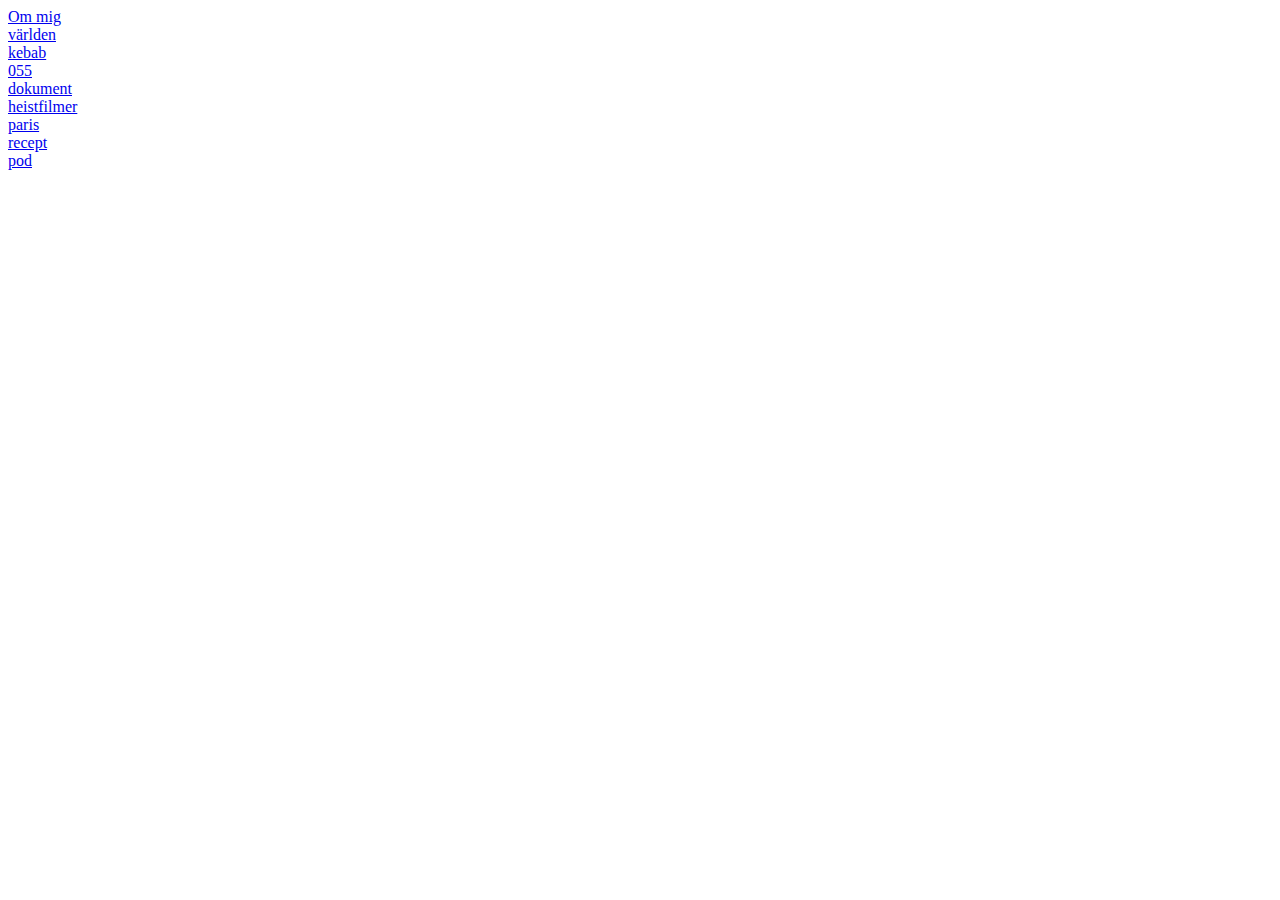
<file: index.html>
<!DOCTYPE html>
<html lang="sv">
<head>
    <meta charset="UTF-8">
    <meta name="viewport" content="width=device-width, initial-scale=1.0">
    <title>introsida</title>
    <style>
        a{
            display: block;
        }
    </style>
</head>
<body>
   <a href="01/index.html">Om mig</a>
   <a href="02/index.html">världen</a>
   <a href="03/inex.html">kebab</a>
   <a href="05/index.html">055</a>
   <a href="flex-boxuppgift/index.html">dokument</a>
<a href="heistmovies/index.html">heistfilmer</a>
   <a href="Paris_Grids/index.html">paris</a>
   <a href="recept/index.html">recept</a>
   <a href="Podcasts_Grid/hiss.html">pod</a>
</body>
</html>
</file>
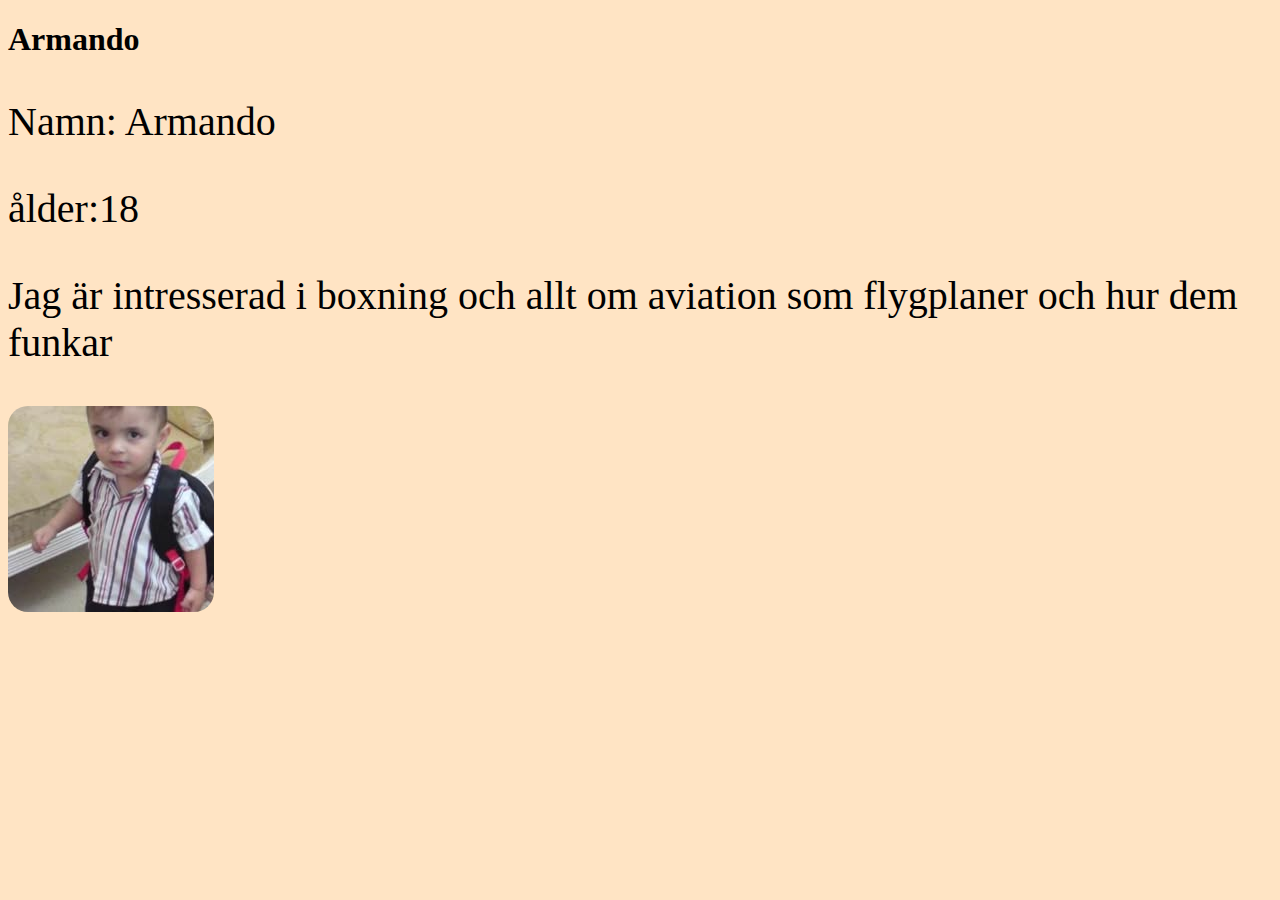
<file: 01/index.html>
<!DOCTYPE html>
<html lang="sv">
<head>
    <link rel="stylesheet" href="style.css">
    <meta charset="UTF-8">
    <meta name="viewport" content="width=device-width, initial-scale=1.0">
    <title>om mig </title>
</head>
<body>
    <h1>Armando</h1>
    <p>Namn: Armando</p>
    <p>ålder:18</p>
    <p>Jag är intresserad i boxning och allt om aviation som flygplaner och hur dem funkar</p>
<img src="mig.jpg" alt="">

</body>
</html>
</file>
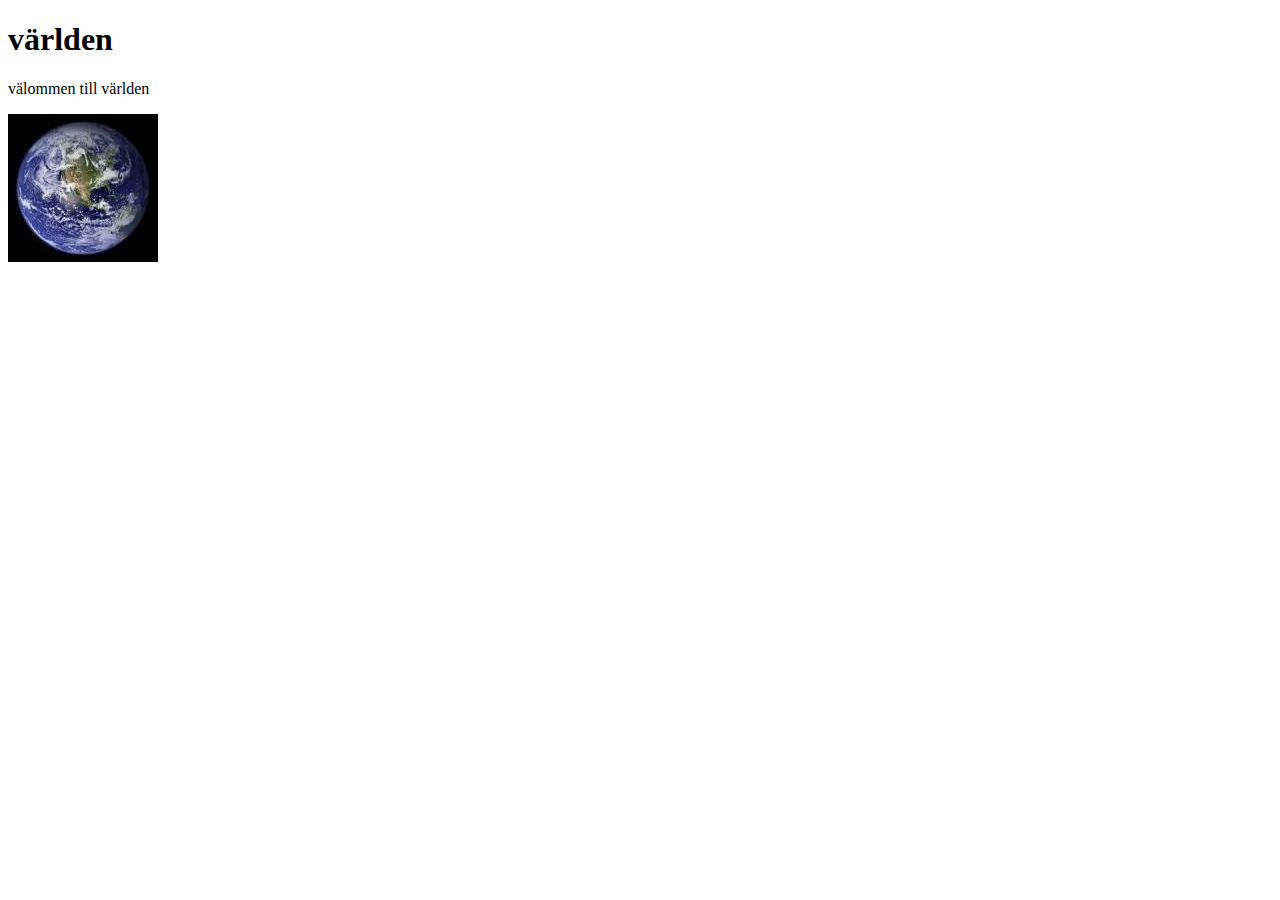
<file: 02/index.html>
<!DOCTYPE html>
<html lang="en">
<head>
    <meta charset="UTF-8">
    <meta name="viewport" content="width=device-width, initial-scale=1.0">
    <title>Document</title>
</head>
<body>
    <h1>världen</h1>
<p>välommen till världen</p>
<link rel="stylesheet" href="asien/asien.html">
<img src="../02/bilder/bild.jpg" alt="">

</body>
</html>
</file>
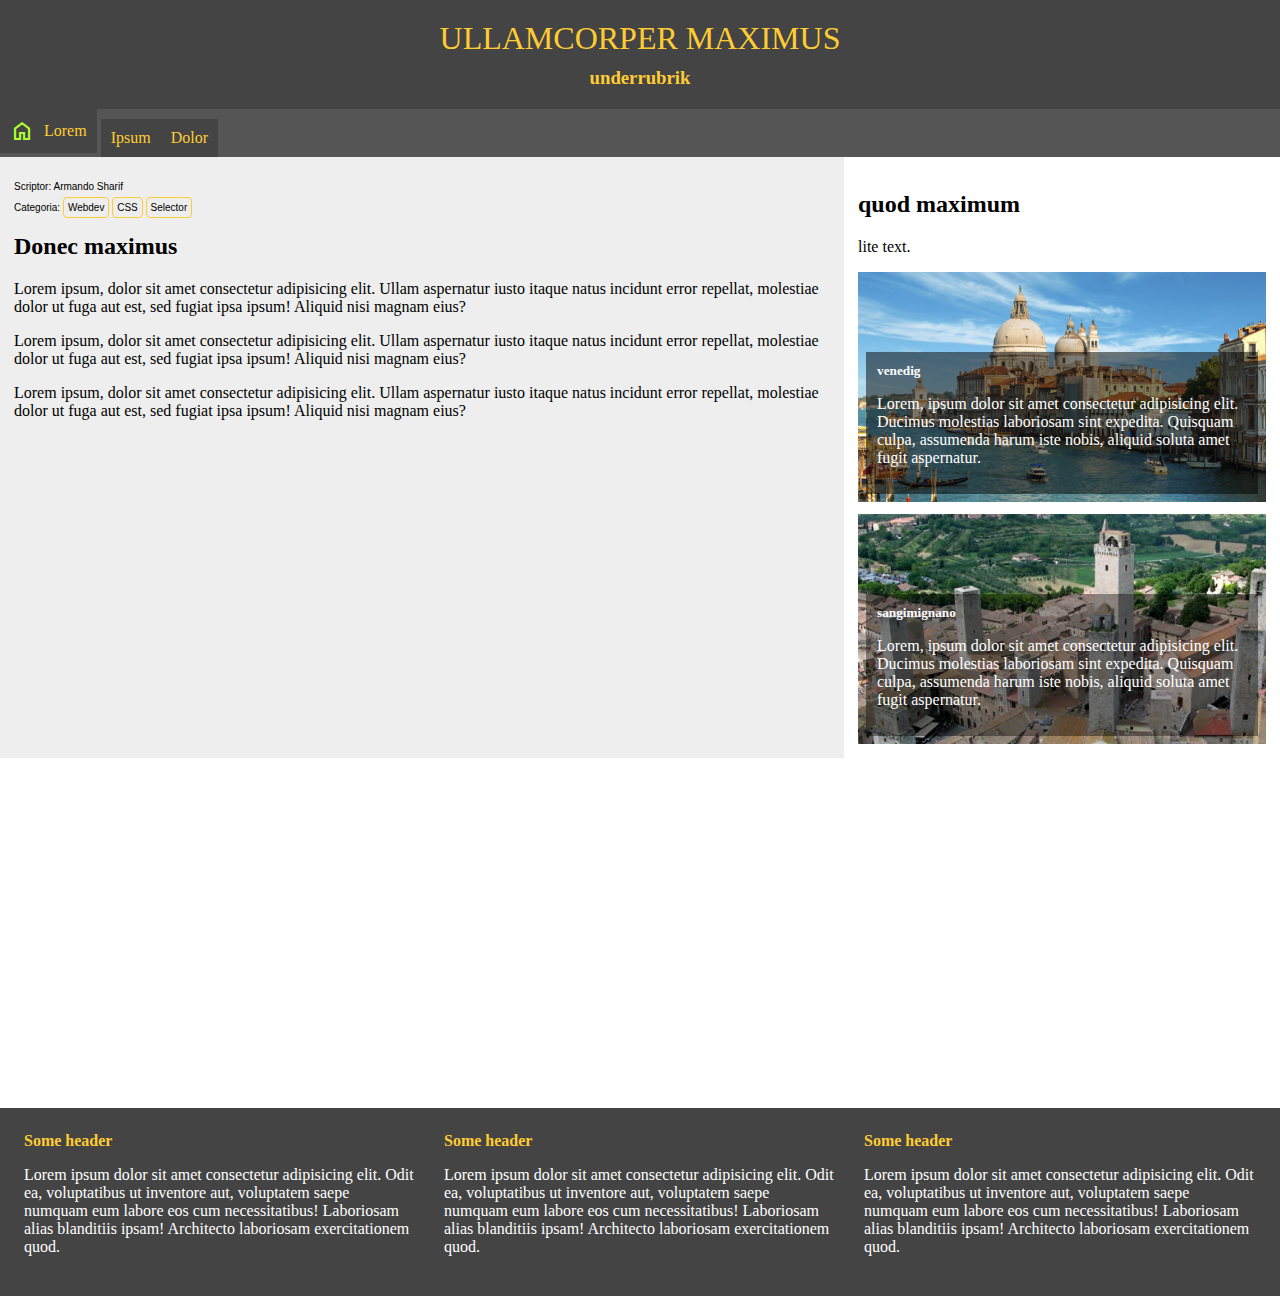
<file: 05/index.html>
<!DOCTYPE html>
<html lang="en">
  <head>
    <meta charset="UTF-8">
    <meta name="viewport" content="width=device-width, initial-scale=1.0">
    <title>Maximus</title>
    <link rel="stylesheet" href="https://fonts.googleapis.com/css2?family=Material+Symbols+Outlined" />
    <link rel="stylesheet" href="style.css">
</head>
<body>
<header>
<h1>Ullamcorper Maximus</h1> 
<h3>underrubrik</h3>

</header>

<nav>
<a href="#"><span class="material-symbols-outlined">
home
</span>Lorem</a><span class="material-symbols-outlined"></span>

<a href="#">Ipsum</a><a href="#">Dolor</a>

</nav>
<main>
<article>
  <p class="ninja">Scriptor: Armando Sharif</p>
  <p class="ninja">Categoria: <span>Webdev</span> <span>CSS</span> <span> Selector </span></p>  
<h2>Donec maximus</h2>
<p>Lorem ipsum, dolor sit amet consectetur adipisicing elit. Ullam aspernatur iusto itaque natus incidunt error repellat, molestiae dolor ut fuga aut est, sed fugiat ipsa ipsum! Aliquid nisi magnam eius?</p>
<p>Lorem ipsum, dolor sit amet consectetur adipisicing elit. Ullam aspernatur iusto itaque natus incidunt error repellat, molestiae dolor ut fuga aut est, sed fugiat ipsa ipsum! Aliquid nisi magnam eius?</p>
<p>Lorem ipsum, dolor sit amet consectetur adipisicing elit. Ullam aspernatur iusto itaque natus incidunt error repellat, molestiae dolor ut fuga aut est, sed fugiat ipsa ipsum! Aliquid nisi magnam eius?</p>


</article>
<aside>

    <h2>quod maximum</h2>
    <p>lite text.</p>
<div id="venedig">
  <section>
    <h5>venedig</h5>
    <p>Lorem, ipsum dolor sit amet consectetur adipisicing elit. Ducimus molestias laboriosam sint expedita. Quisquam culpa, assumenda harum iste nobis, aliquid soluta amet fugit aspernatur.</p>
  </section>
</div>
<div id="sangimignano">
  <section>
    <h5>sangimignano</h5>
    <p>Lorem, ipsum dolor sit amet consectetur adipisicing elit. Ducimus molestias laboriosam sint expedita. Quisquam culpa, assumenda harum iste nobis, aliquid soluta amet fugit aspernatur.</p>
  </section>
</div>
</aside>
</main>
<footer>
  <section>
    <h4>Some header</h4>
    <p>Lorem ipsum dolor sit amet consectetur adipisicing elit. Odit ea, voluptatibus ut inventore aut, voluptatem saepe numquam eum labore eos cum necessitatibus! Laboriosam alias blanditiis ipsam! Architecto laboriosam exercitationem quod.</p>
  </section>
  <section>
    <h4>Some header</h4>
    <p>Lorem ipsum dolor sit amet consectetur adipisicing elit. Odit ea, voluptatibus ut inventore aut, voluptatem saepe numquam eum labore eos cum necessitatibus! Laboriosam alias blanditiis ipsam! Architecto laboriosam exercitationem quod.</p>
  </section>
  <section>
    <h4>Some header</h4>
    <p>Lorem ipsum dolor sit amet consectetur adipisicing elit. Odit ea, voluptatibus ut inventore aut, voluptatem saepe numquam eum labore eos cum necessitatibus! Laboriosam alias blanditiis ipsam! Architecto laboriosam exercitationem quod.</p>
  </section>
  

</footer>
</body>
</html>
</file>
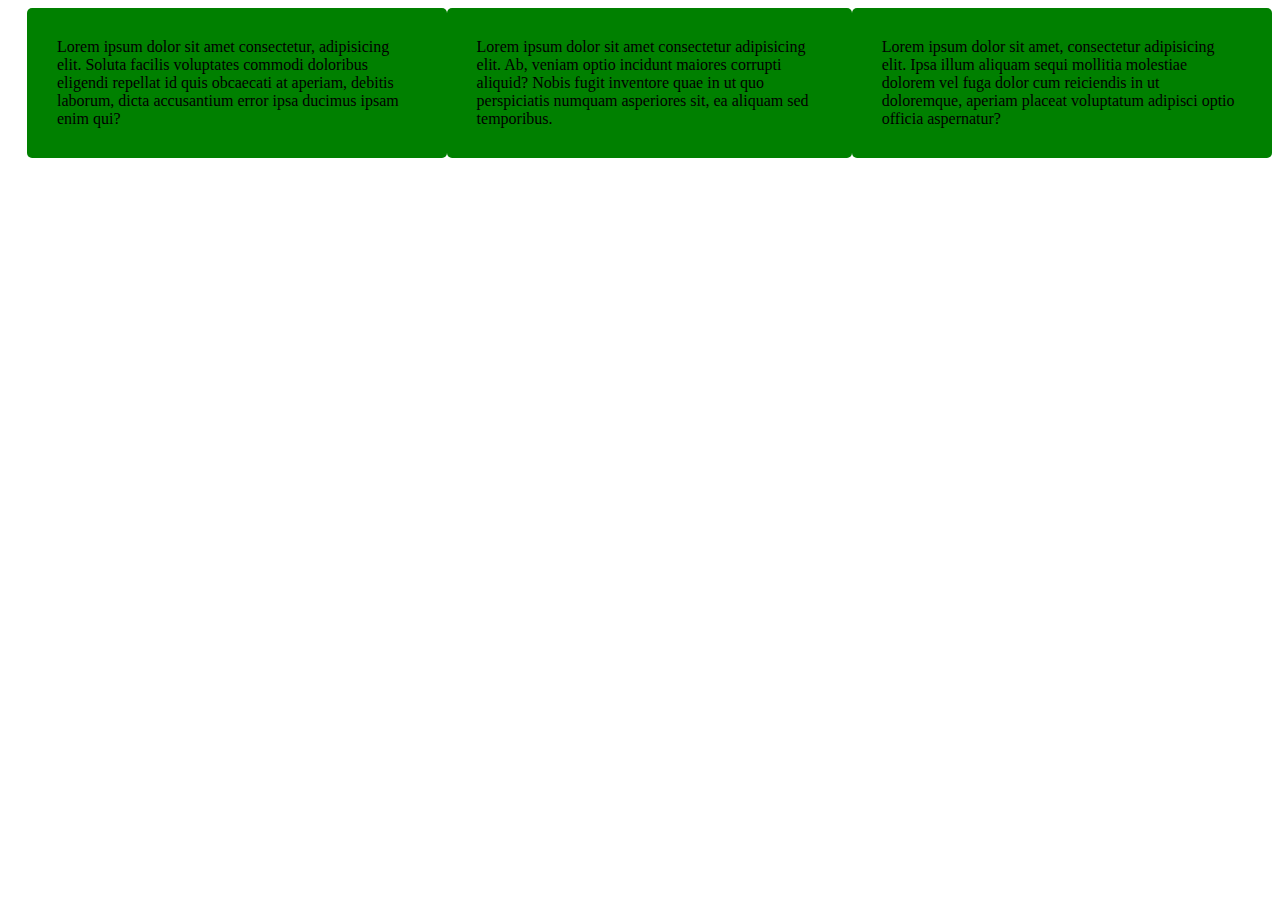
<file: flex-boxuppgift/index.html>
<!DOCTYPE html>
<link rel="stylesheet" href="style.css">
<html lang="en">
<head>
    <meta charset="UTF-8">
    <meta name="viewport" content="width=device-width, initial-scale=1.0">
    <title>Document</title>
</head>
<body>
    
    <article> 
         <section >Lorem ipsum dolor sit amet consectetur, adipisicing elit. Soluta facilis voluptates commodi doloribus eligendi repellat id quis obcaecati at aperiam, debitis laborum, dicta accusantium error ipsa ducimus ipsam enim qui?</section><section >Lorem ipsum dolor sit amet consectetur adipisicing elit. Ab, veniam optio incidunt maiores corrupti aliquid? Nobis fugit inventore quae in ut quo perspiciatis numquam asperiores sit, ea aliquam sed temporibus.</section>
    
    <section> Lorem ipsum dolor sit amet, consectetur adipisicing elit. Ipsa illum aliquam sequi mollitia molestiae dolorem vel fuga dolor cum reiciendis in ut doloremque, aperiam placeat voluptatum adipisci optio officia aspernatur?</section>
    </article>
</body>
</html>
</file>
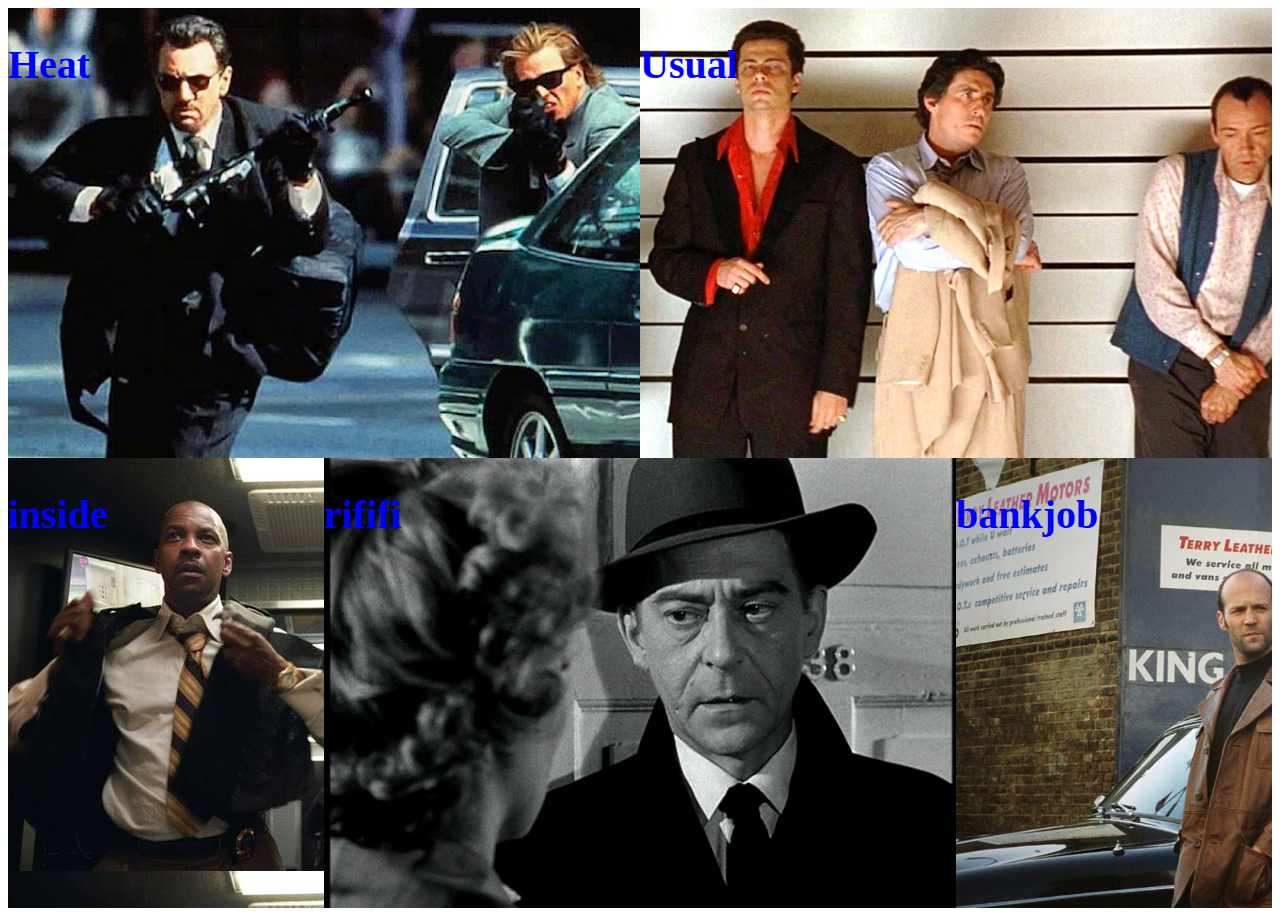
<file: heistmovies/index.html>
<!DOCTYPE html>
<html lang="en">
<head>
    <meta charset="UTF-8">
    <meta name="viewport" content="width=device-width, initial-scale=1.0">
    <title>Document</title>
    <link rel="stylesheet" href="txt.css">
</head>
<body>
    <section id="heat">
        <h2>Heat</h2>
    </section>
    <section id="usual">
        <h2>Usual</h2>
    </section>
    <section id="inside">
        <h2>inside</h2>
    </section>
    <section id="rififi">
        <h2>rififi</h2>
    </section>
    <section id="bankjob">
        <h2>bankjob</h2>
    </section>
</body>
</html>
</file>
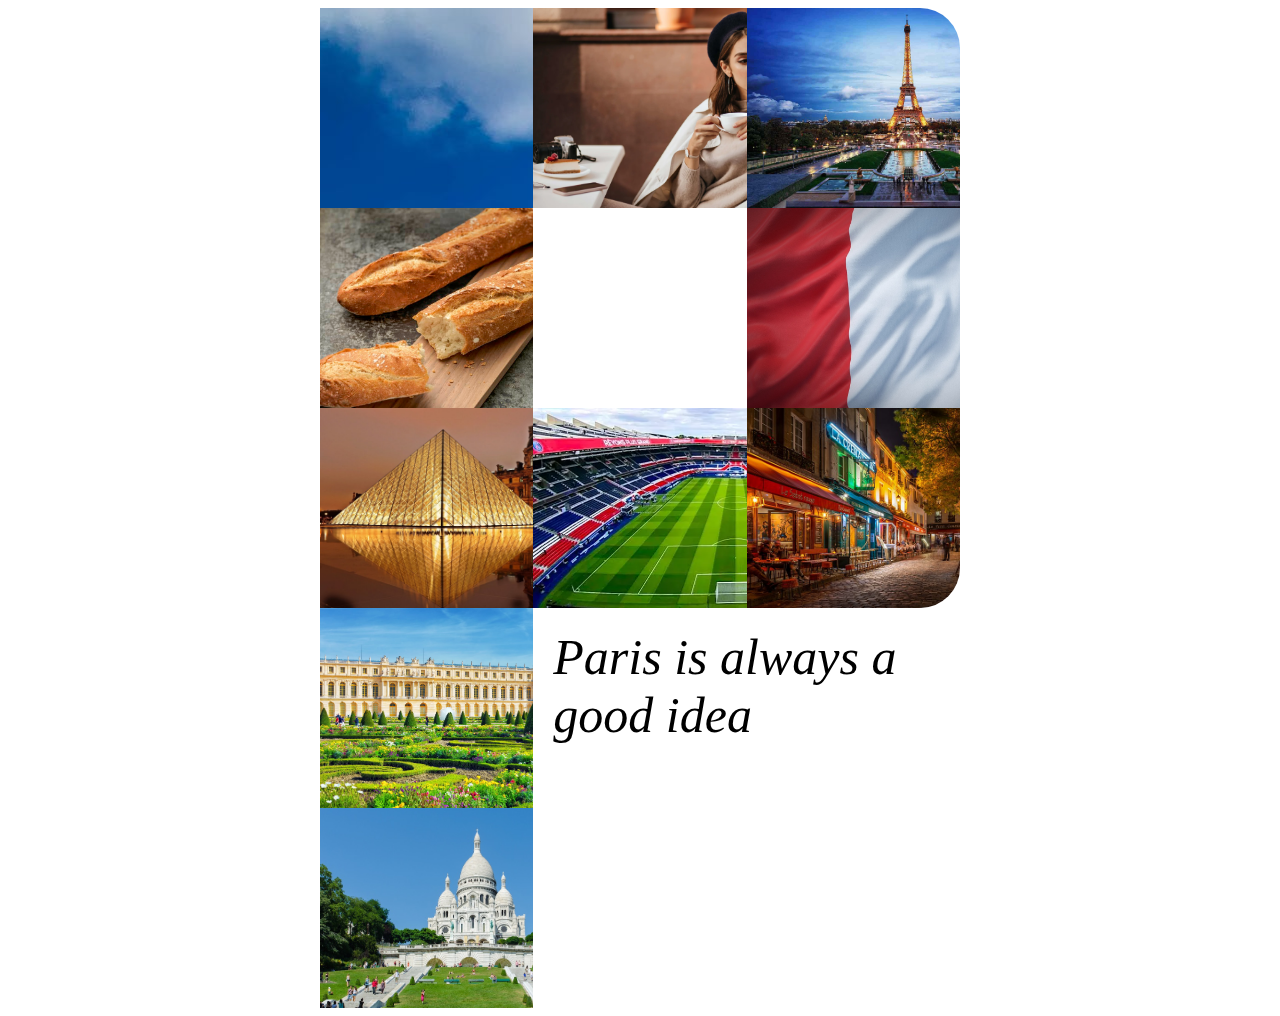
<file: Paris_Grids/index.html>
<!DOCTYPE html>
<html lang="en">
<head>
    <meta charset="UTF-8">
    <meta name="viewport" content="width=device-width, initial-scale=1.0">
    <title>Document</title>
    <link rel="stylesheet" href="h.css">
</head>
<body>
    <section id="a"></section>
    <section id="b"></section>
    <section id="c"></section>
    <section id="d"></section>
    <section id="e"></section>
    <section id="f"></section>
    <section id="g"></section>
    <section id="h"></section>
    <section id="i"></section>
    <section id="j"></section>
    <section id="txt">Paris is always a good idea</section>








</body>
</html>
</file>
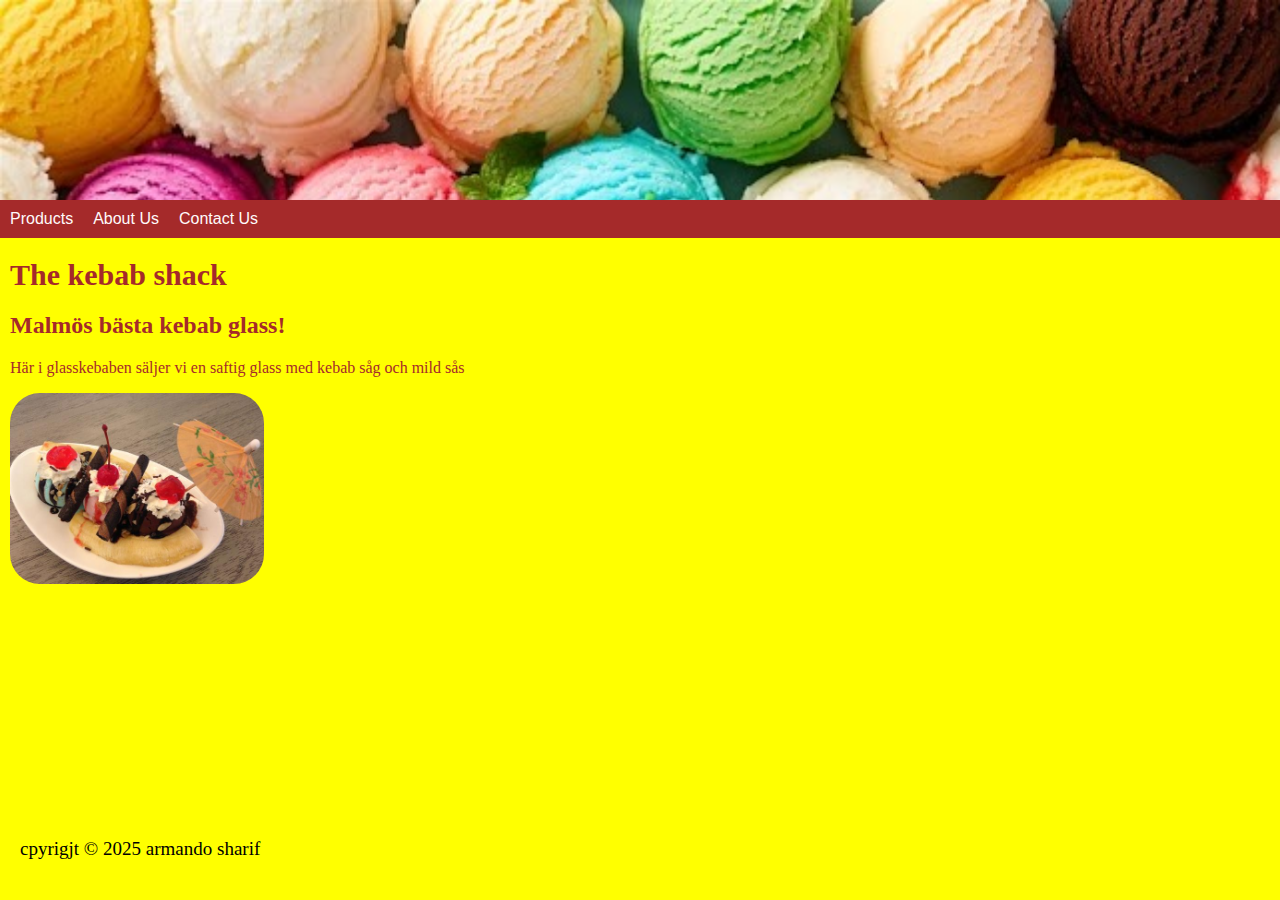
<file: 0.3/inex.html>
<!DOCTYPE html>
<html lang="en">
<head>
    <meta charset="UTF-8">
    <meta name="viewport" content="width=device-width, initial-scale=1.0">
    <title>boxmoddellen</title>
    <link rel="stylesheet" href="style.css">
    
</head>
<body>
    <header>


    </header>
    <nav>
        <a href="#">Products</a><a href="#">About Us</a><a href="#">Contact Us</a>
       
    </nav>
    <main>
        <h1>The kebab shack</h1>
        <h2> Malmös bästa kebab glass!</h2>
        <p>Här i glasskebaben säljer vi en saftig glass med kebab såg och mild sås</p>
    <img src="biilder/banan.jpg" alt="en av våra goda glasser" id="ice">
    </main>
    <footer>
        <p>cpyrigjt &copy; 2025 armando sharif</p>
    </footer>
</body>
</html>
</file>
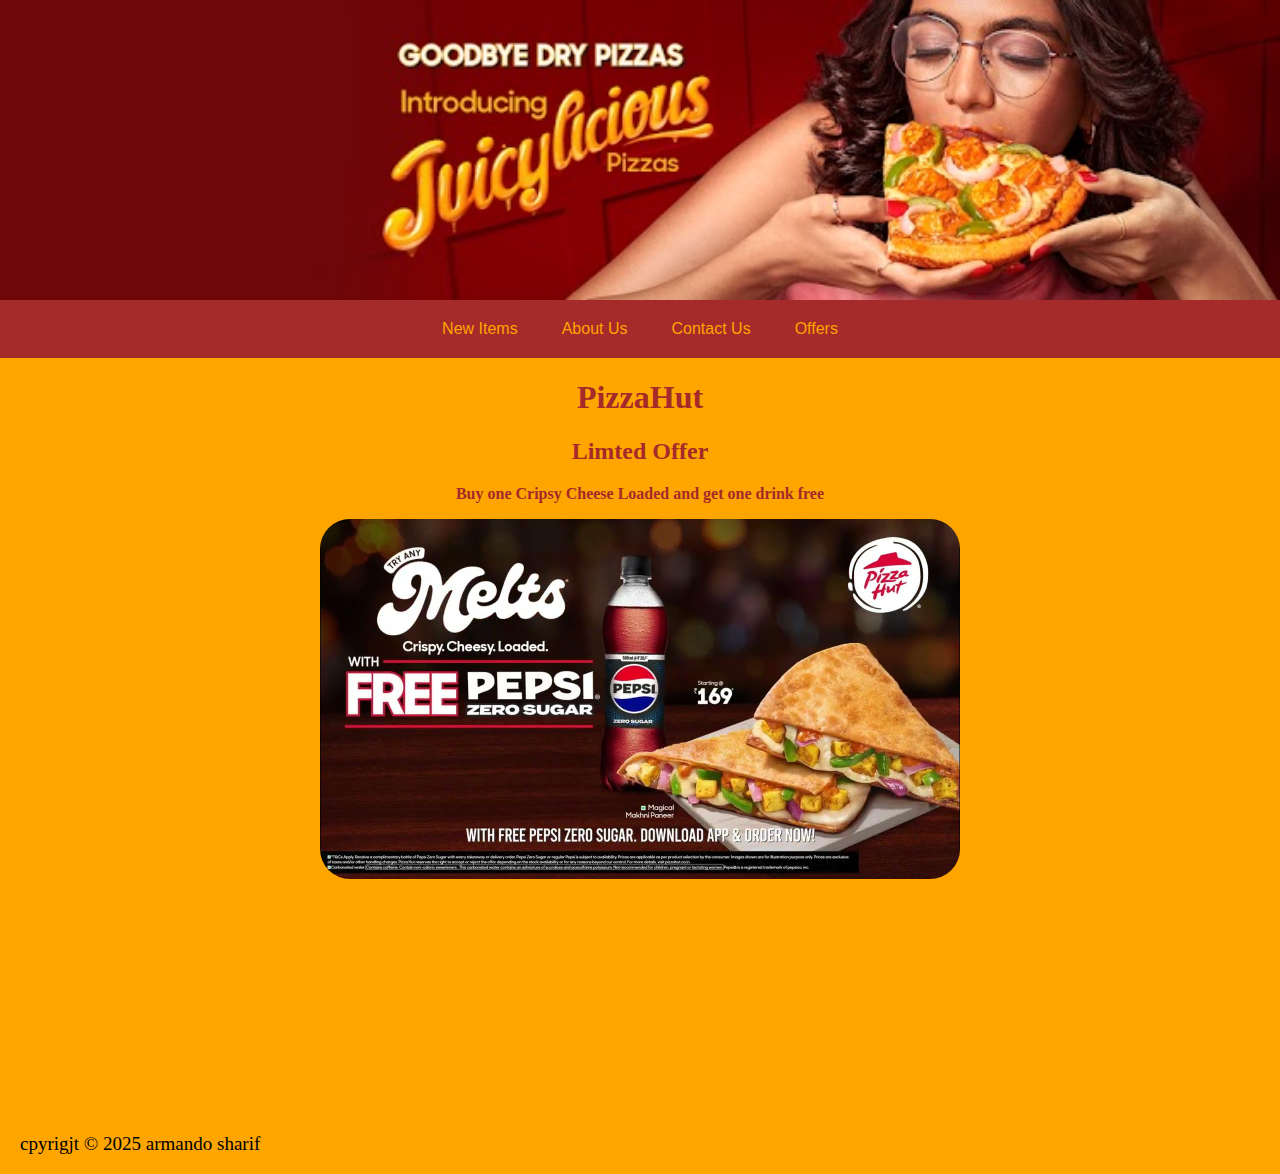
<file: 0.3/projekt.html>
<!DOCTYPE html>
<html lang="en">
<head>
    <meta charset="UTF-8">
    <meta name="viewport" content="width=device-width, initial-scale=1.0">
    <title>Pizza hut</title>
</head>
<link rel="stylesheet" href="projekt.css">
<body>
    <header>



    </header>
    
</body>
 <nav>
        <a href="#">New Items</a>         <a href="#">About Us</a>      <a href="#">Contact Us</a>       <a href="">Offers</a>
       
    </nav>
    <main>
    <h1>PizzaHut</h1>
    <h2>Limted Offer</h2>
    <p>Buy one Cripsy Cheese Loaded and get one drink free</p>
   <img src="biilder/maxresdefault.jpg" alt="">
</main>

<footer>
 <p>cpyrigjt &copy; 2025 armando sharif</p>
</footer>
 </html>
</file>
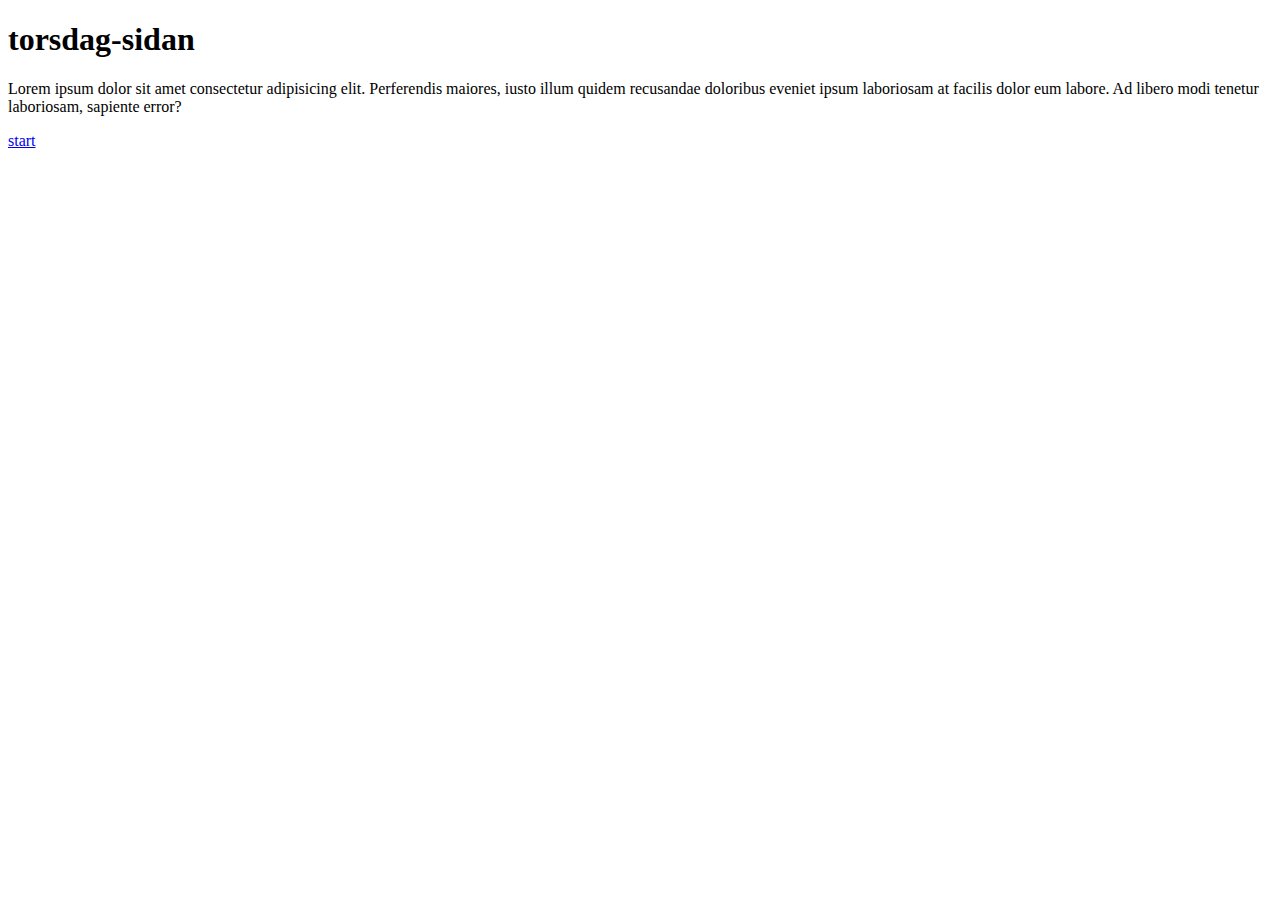
<file: 01/torsdag.html>
<!DOCTYPE html>
<html lang="en">
<head>
    <meta charset="UTF-8">
    <meta name="viewport" content="width=device-width, initial-scale=1.0">
    <title>torsdag</title>
</head>
<body>
    <h1>torsdag-sidan</h1>
    <p>Lorem ipsum dolor sit amet consectetur adipisicing elit. Perferendis maiores, iusto illum quidem recusandae doloribus eveniet ipsum laboriosam at facilis dolor eum labore. Ad libero modi tenetur laboriosam, sapiente error?</p>
   <a href="index.html">start</a>
</body>
</html>
</file>
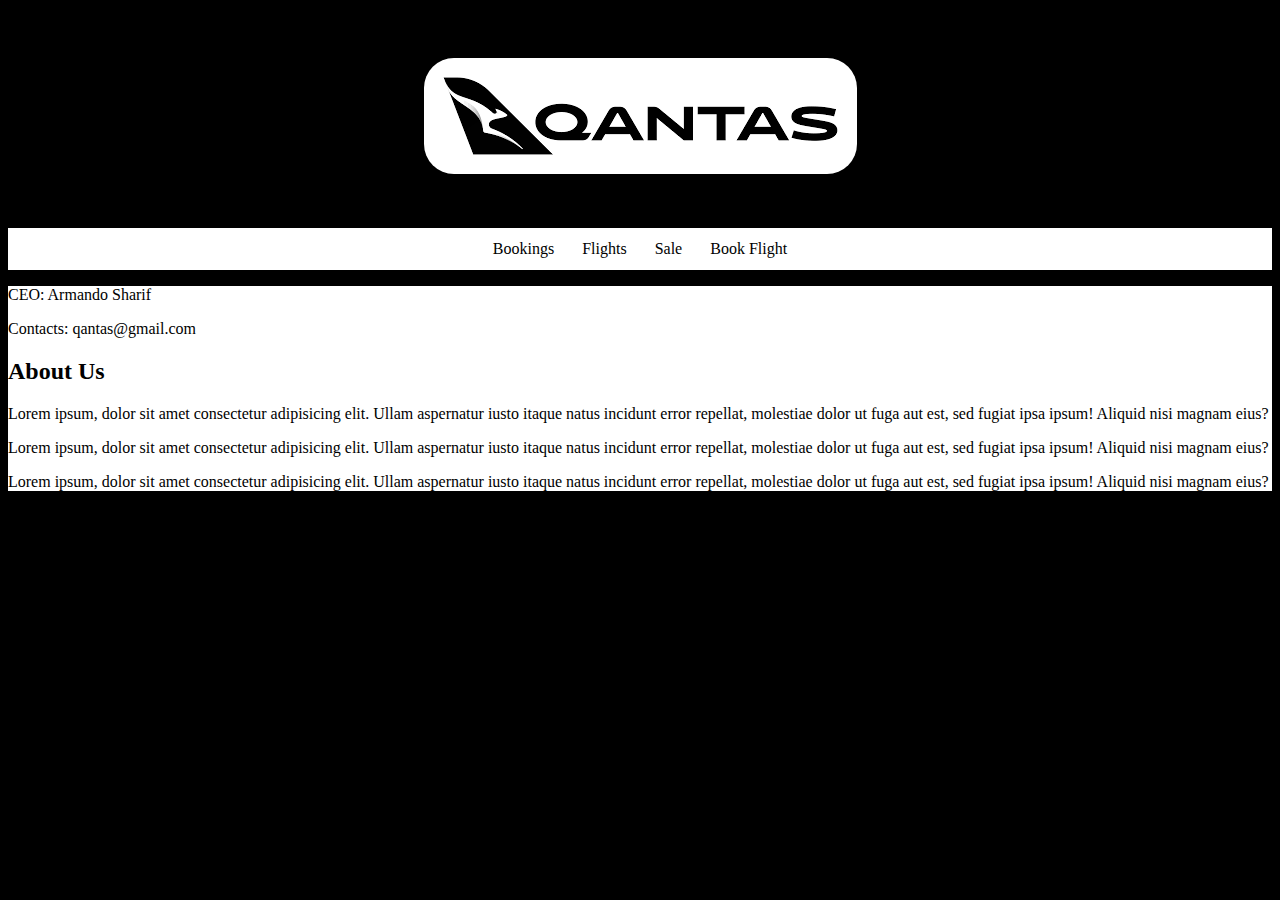
<file: 05/projekt.html>
<!DOCTYPE html>
<link rel="stylesheet" href="projekt.css">
<html lang="en">
    <header>
     
        <img src="bilder/nedladdning (2).png" alt=""">
        
    </header>
    <nav>
      <a href="#">Bookings</a>                           <a href="#">Flights</a>                                 <a href="#">Sale</a>                                    <a href="#">Book Flight</a>
  
    </nav>
<article>
  <p class="qantas">CEO: Armando Sharif</p>
  <p class="qantas">Contacts: <span>qantas@gmail.com</span> 
<h2>About Us</h2>
<p>Lorem ipsum, dolor sit amet consectetur adipisicing elit. Ullam aspernatur iusto itaque natus incidunt error repellat, molestiae dolor ut fuga aut est, sed fugiat ipsa ipsum! Aliquid nisi magnam eius?</p>
<p>Lorem ipsum, dolor sit amet consectetur adipisicing elit. Ullam aspernatur iusto itaque natus incidunt error repellat, molestiae dolor ut fuga aut est, sed fugiat ipsa ipsum! Aliquid nisi magnam eius?</p>
<p>Lorem ipsum, dolor sit amet consectetur adipisicing elit. Ullam aspernatur iusto itaque natus incidunt error repellat, molestiae dolor ut fuga aut est, sed fugiat ipsa ipsum! Aliquid nisi magnam eius?</p>


    <head>
    
    <meta charset="UTF-8">
    <meta name="viewport" content="width=device-width, initial-scale=1.0">
    <title>QANTAS</title>
</head>
<body>
    
</body>
</html>
</file>
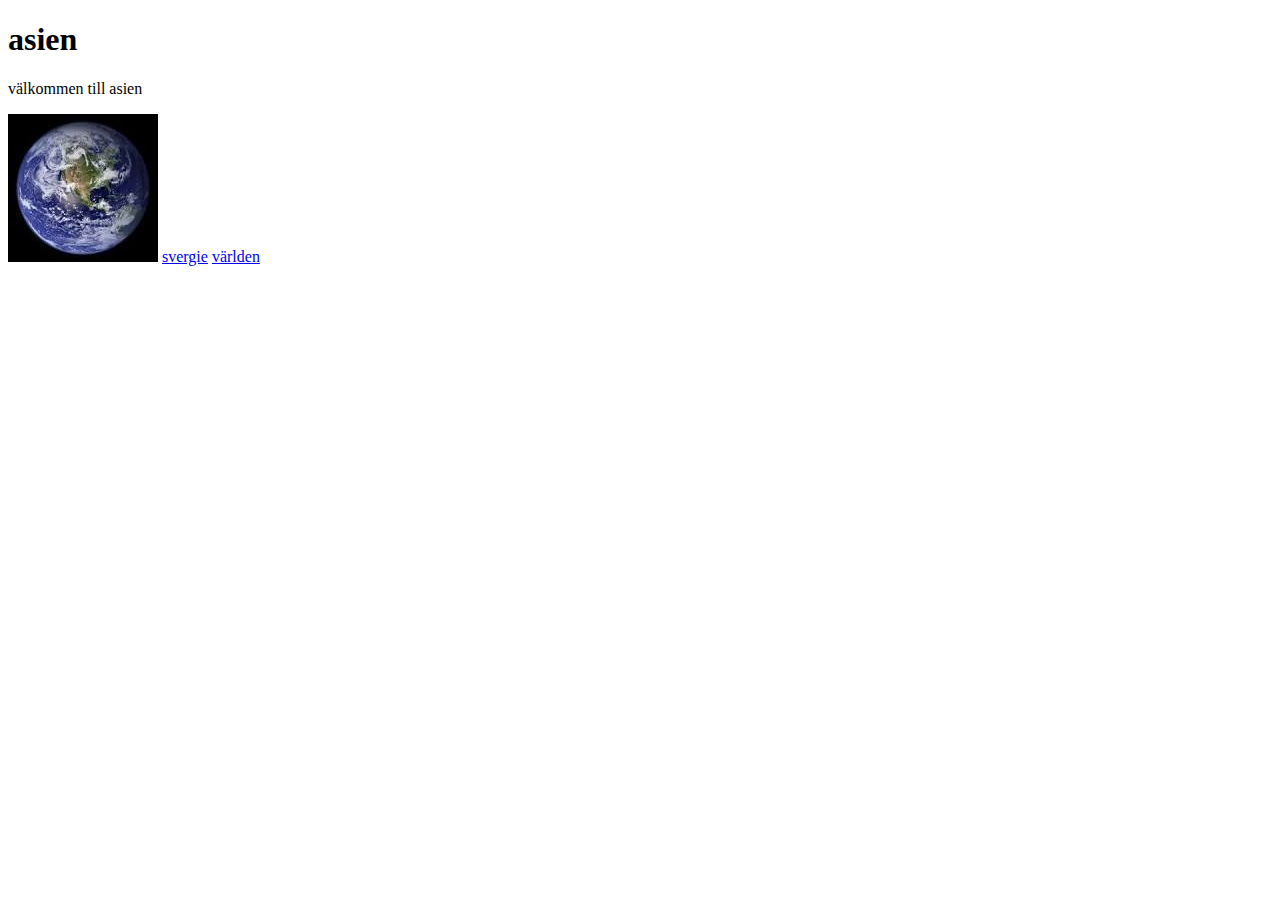
<file: 02/asien/asien.html>
<!DOCTYPE html>
<html lang="en">
<head>
    <meta charset="UTF-8">
    <meta name="viewport" content="width=device-width, initial-scale=1.0">
    <title>asien</title>
</head>
<body>
    <h1>asien</h1>
    <p>välkommen till asien</p>
    <img src="../bilder/bild.jpg" alt="">
   
   <a href="../europa/svergie/svergie.html">svergie</a>
</body> <a href="../index.html">världen</a>

</html>
</file>
<file: 01/style.css>
p{
     color: black;
     font-size:40px ;
   
 }

 #ultraimportant{
     color: pink;
 }
 body{background-color: bisque;}
 img{border-radius: 20px;}
</file>
<file: 05/style.css>
@charset "UTF-8";
body{
    margin: 0;
}
main{
display: flex;
}

header{ background: #444;
color: #fc3
;text-align: center;
padding: 20px;}

article, aside{
border: 4px solid transparent;


}
h1{color: fc3;
font-weight: normal;
margin: 0
;text-transform: uppercase;}

h3{margin:10px 0 0 0;
;

}

nav{
background: #555;

}
nav a{
    color: #fc3;
text-decoration: none;
padding: 10px;
display: inline-flex;
align-items: center;
background: #444;
}
nav a:hover{background: #555;}
nav a span{
margin-right: 10px;
color: greenyellow;
}
article, aside{
padding: 10px;

}
article{
    flex: 2;
    background:#eee;
}

.ninja{
font-size: 10px;
font-family: Verdana, Geneva, Tahoma, sans-serif;

}


ARTICLE span{border: 1px solid #fc3;
border-radius: 4px;
padding: 4px;}
aside{
    flex: 1;
}





footer{
display: flex;
}

section{
flex: 1;
padding: 14px;
}

footer{
    background: #444;

color: white;
padding: 20px;
padding: 10px;
margin-top: 350px;
}

h4{color: #fc3;
margin: 0;}

#venedig{
background: url("bilder/venedig.jpg");
background-size: cover;
padding: 80px 8px 8px 8px;
}

#venedig section{
background: rgba(0,0,0,.5);
padding: 11px;
color: white;
}

h5{
    margin: 0;



}

#venedig section{
margin: 0;

}

#sangimignano{
background: url("bilder/sangimignano.jpg");
background-size: cover;
padding: 80px 8px 8px 8px;
margin-top: 12px;
}

#sangimignano section{

    background: rgba(0,0,0,.4);
padding: 11px;
color: white;
}
h5{margin: 0;}
</file>
<file: flex-boxuppgift/style.css>
article{display: flex ;
    margin-left:19px;
justify-content: space-around;
align-content:space-around;
    flex-direction: row;
}
section{background-color: green;
    border-radius: 5px;
    padding: 30px;
}
</file>
<file: heistmovies/txt.css>
body{
display: grid;
grid-template-columns: 1fr 1fr 1fr 1fr;
grid-template-areas: 
"heat heat usual usual"
"inside rififi rififi bankjob"
;

height: 100vh;
}

#heat{
grid-area: heat;
background: url(heat.jpg);
background-size: cover;


}
#usual{
grid-area: usual;
background: url(usualsuspects.jpg);
background-size: cover;
}


#inside{
grid-area: inside;
background: url(insideman.jpg);
background: cover;

}

#rififi{
grid-area: rififi;
background: url(rififi.jpg);
background-size: cover;


}

#bankjob{
grid-area: bankjob;
background: url(bankjob.jpg);
background-size: cover;

}

h2{
    color: blue;
    font-size: 40px;
}
</file>
<file: Paris_Grids/h.css>
body{
    display: grid;
    grid-template-columns: 1fr 1fr 1fr;
    grid-template-areas: 
    "a b c"
    "d . e"
    "f g h "
    "i txt txt"
    "j txt txt";
    margin-left: 25%;
    margin-right: 25%;
    
}

section{
     min-height: 200px; 
     
}

#a{

    grid-area: a;
    background-image: url(a.jpg);
    background: cover;

}

#b{
    grid-area: b;
    background-image: url(b.webp);
    background-size: cover;
}

#c{
   grid-area: c;
   background-image: url(c.jpg);
   background-size: cover;
   border-top-right-radius: 40px;
}

#d{
   grid-area: d;
   background-image: url(d.jpg);
   background-size: cover;
}

#e{
   grid-area: e;
   background-image: url(e.jpg);
   background-size: cover;
}

#f{
  grid-area: f;
  background-image: url(f.jpg);
  background-size: cover;
}


#g{
  grid-area: g;
  background-image: url(g.webp);
  background-size: cover;
}

#h{
  grid-area: h;
  background-image: url(h.jpg);
  background-size: cover;
  border-bottom-right-radius: 40px;
}

#i{
  grid-area: i;
  background-image: url(i.jpg);
  background-size: cover;
}


#j{
  grid-area: j;
  background-image: url(j.jpg);
  background-size: cover;
}

#txt{
    grid-area: txt;
    color: black;
    font-size: 50px;
    padding: 20px;
    font-style: italic;

}
</file>
<file: 0.3/style.css>
body{
    margin: 0;
    background: yellow;
}
header{background: url(biilder/scoops.jpg);
padding: 100px;
background-size: cover;}

nav a{
padding: 10px;
display: inline-block;
text-decoration: none;
font-family: Arial, Helvetica, sans-serif;
background-color: brown;
color: snow;
}
nav{
background:  brown;

}
nav a:hover{
background-color: snow;
color: snow;
}
main{padding-left: 10px ;}

h1{
font: 30px verdana;
font-weight:bold ;

}
p{
font-family:'Times New Roman', Times, serif ;

}
main{color: brown;}

img{border-radius: 30px;}
#ice{width: 20%;}

footer{
margin-top: 250px;
margin-left: 20px;
font-size: 19px;
}
</file>
<file: 0.3/projekt.css>
header{background: url(biilder/pizza\ hut.jpg);
padding: 150px;
background-size: cover;}
nav a{
padding: 20px;
display: inline-block;
text-decoration: none;
font-family: Arial, Helvetica, sans-serif;
background-color: brown;
color: orange;

}
a{text-align: center;}
nav{
background:  brown;

}
body{background-color: orange;
margin: 0;}
main{
color: brown;
font-weight: bold;

text-align: center;

}
img{border-radius:30px ;
width: 50%;}
footer{
margin-top: 250px;
margin-left: 20px;
font-size: 19px;
}
nav{text-align: center;}
</file>
<file: 05/projekt.css>
header{
background-color: ;
width: ;
color: red;
text-align: center;
padding: 50px;


}
img{border-radius: 30px;}
nav a {
    color: black;
text-decoration: none;
padding: 12px;
display: inline-flex;

background: white;



}
nav{background-color: white;
text-align: center;}

main{display: flex;}
body{background-color: black;}
a{ flex: 1;
}
article{
    flex: 2 ;
    background:white;

}
</file>
